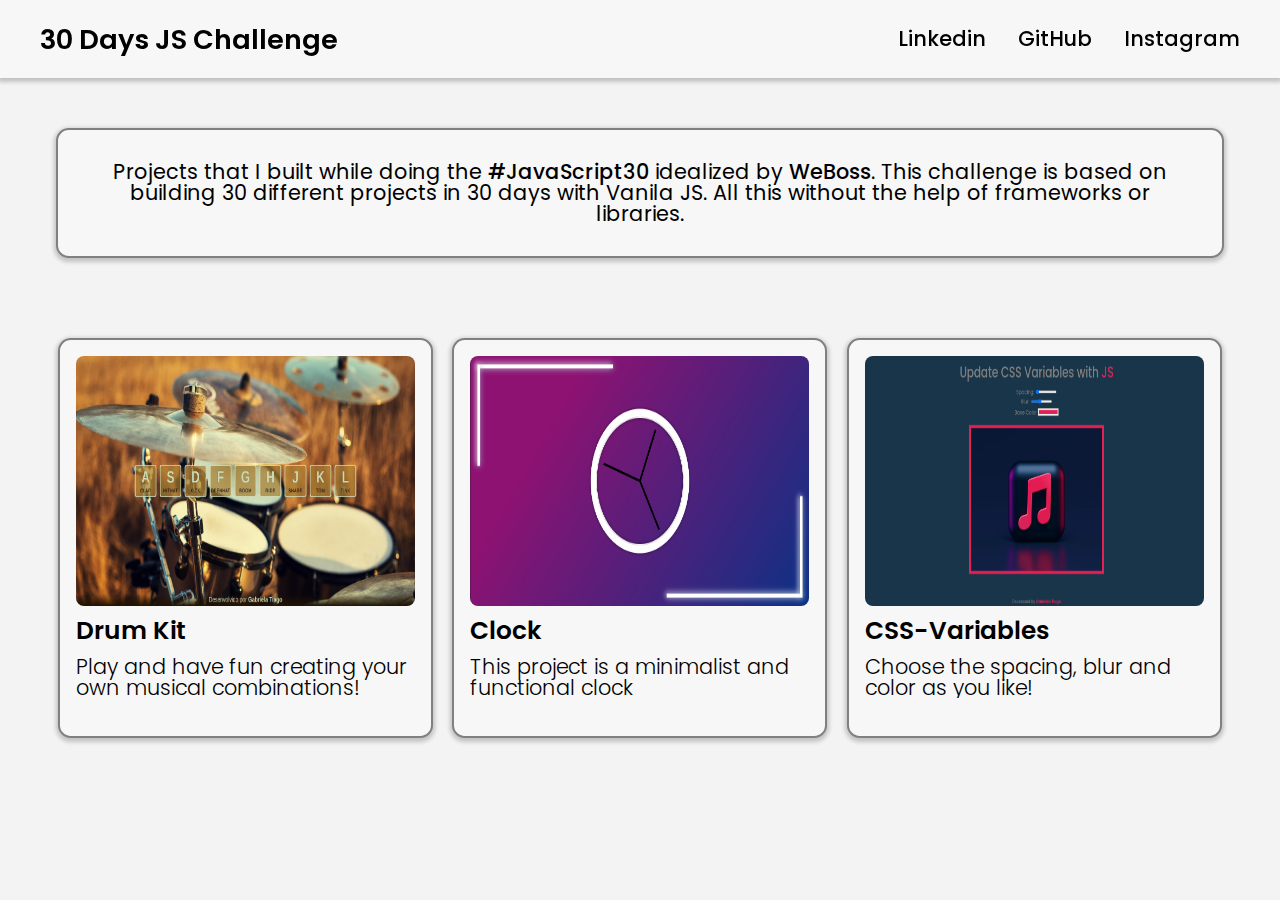
<file: index.html>
<!DOCTYPE html>
<html lang="en">
  <head>
    <meta charset="UTF-8" />
    <meta http-equiv="X-UA-Compatible" content="IE=edge" />
    <meta name="viewport" content="width=device-width, initial-scale=1.0" />
    <link rel="stylesheet" href="./src/css/reset.css" />
    <link rel="stylesheet" href="./src/css/styles.css" />
    <title>30 Days JS Challenge</title>
  </head>
  <body>
    <header class="header">
      <div class="header-container">
        <h1 class="header-title">30 Days JS Challenge</h1>
        <div class="contact">
          <a href="https://www.linkedin.com/in/gabriela-tiago-de-araújo/"
            >Linkedin</a
          >
          <a href="https://github.com/GabrielaTiago">GitHub</a>
          <a href="https://www.instagram.com/gabstiago/?r=nametag">Instagram</a>
        </div>
      </div>
    </header>
    <main class="main-container">
      <p class="description">
        Projects that I built while doing the
        <a href="https://javascript30.com">#JavaScript30</a> idealized by
        <a href="https://wesbos.com">WeBoss</a>. This challenge is based on
        building 30 different projects in 30 days with Vanila JS. All this
        without the help of frameworks or libraries.
      </p>
      <div class="projects">
        <div class="project-box">
          <a href="/DrumKit/index.html" rel="nofollow" target="_blank">
            <div class="project">
              <img class="project-img" src="./src/assets/images/1-dk-desktop.png" alt="Drum Kit Cover"/>
              <h3 class="project-title">Drum Kit</h3>
              <p class="project-description">
                Play and have fun creating your own musical combinations!
              </p>
            </div>
          </a>
        </div>
        <div class="project-box">
          <a href="/Clock/index.html" rel="nofollow" target="_blank">
            <div class="project">
              <img
                class="project-img"
                src="./src/assets/images/2-cl-desktop.png"
                alt="Clock Cover"
              />
              <h3 class="project-title">Clock</h3>
              <p class="project-description">
                This project is a minimalist and functional clock
              </p>
            </div>
          </a>
        </div>
        <div class="project-box">
          <a href="/CSS-Variables/index.html" rel="nofollow" target="_blank">
            <div class="project">
              <img
                class="project-img"
                src="./src/assets/images/3-cs-desktop.png"
                alt="CSS-Variables Cover"
              />
              <h3 class="project-title">CSS-Variables</h3>
              <p class="project-description">
                Choose the spacing, blur and color as you like!
              </p>
            </div>
          </a>
        </div>
      </div>
    </main>
  </body>
</html>
</file>
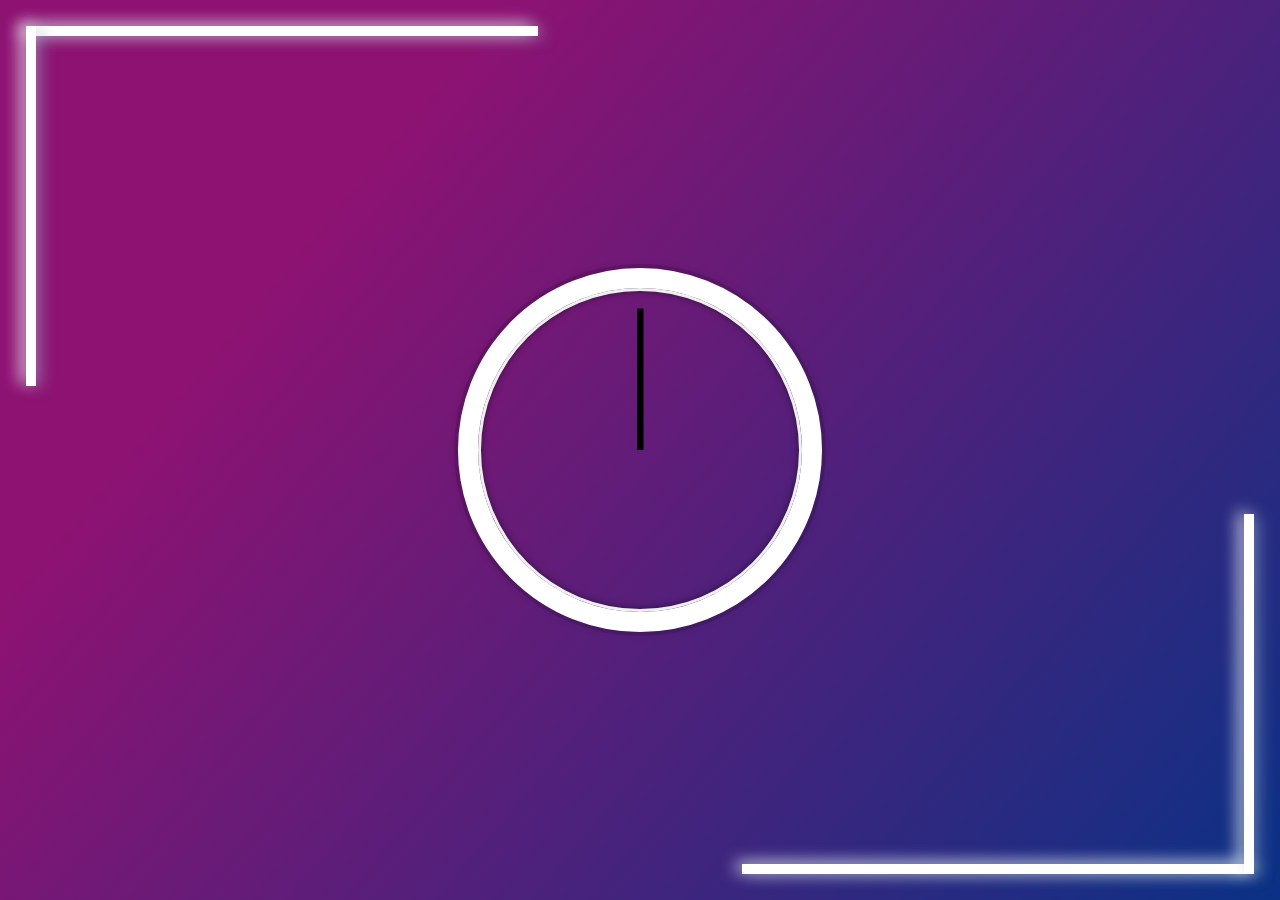
<file: Clock/index.html>
<!DOCTYPE html>
<html lang="pt-BR">
  <head>
    <meta charset="UTF-8" />
    <meta http-equiv="X-UA-Compatible" content="IE=edge" />
    <meta name="viewport" content="width=device-width, initial-scale=1.0" />
    <link rel="stylesheet" href="./css/reset.css" />
    <link rel="stylesheet" href="./css/styles.css" />
    <title>Clock</title>
  </head>
  <body>
    <div class="neon-light width top">oi</div>
    <div class="neon-light height top">oi</div>
    <div class="clock">
      <div class="clock-face">
        <div class="hand hour-hand"></div>
        <div class="hand min-hand"></div>
        <div class="hand second-hand"></div>
      </div>
    </div>
    <div class="neon-light width bottom">oi</div>
    <div class="neon-light height bottom">oi</div>
    <script src="./js/scripts.js"></script>
  </body>
</html>
</file>
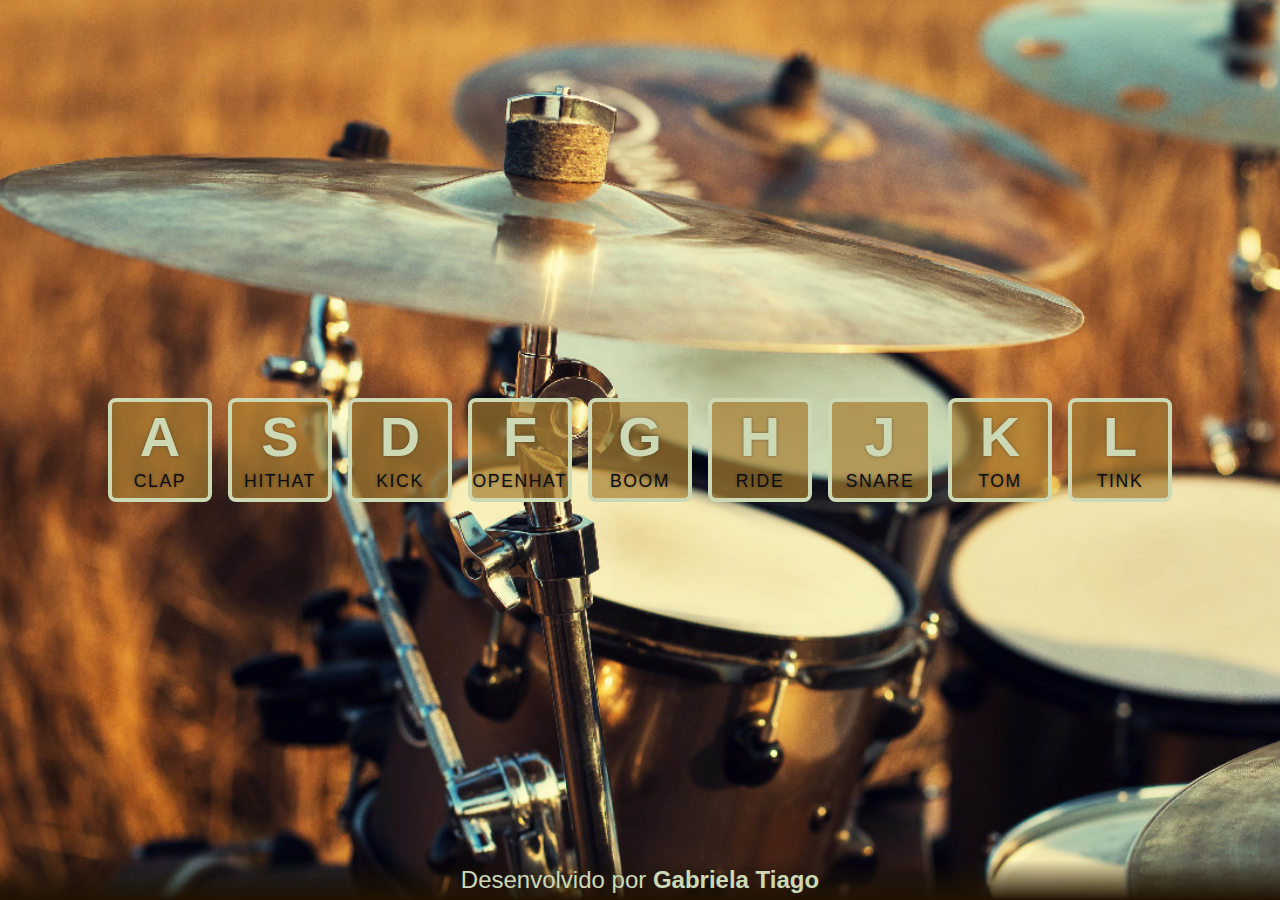
<file: Drum Kit/index.html>
<!DOCTYPE html>
<html lang="pt-BR">
  <head>
    <meta charset="UTF-8" />
    <meta http-equiv="X-UA-Compatible" content="IE=edge" />
    <meta name="viewport" content="width=device-width, initial-scale=1.0" />
    <link rel="stylesheet" href="./css/reset.css" />
    <link rel="stylesheet" href="./css/styles.css" />
    <title>Drum Kit</title>
  </head>
  <body>
    <div class="background">
      <div class="keys">
        <div class="key" data-key="65">
          <kbd>A</kbd>
          <span class="sound">clap</span>
        </div>
        <div class="key" data-key="83">
          <kbd>S</kbd>
          <span class="sound">hithat</span>
        </div>
        <div class="key" data-key="68">
          <kbd>D</kbd>
          <span class="sound">kick</span>
        </div>
        <div class="key" data-key="70">
          <kbd>F</kbd>
          <span class="sound">openhat</span>
        </div>
        <div class="key" data-key="71">
          <kbd>G</kbd>
          <span class="sound">boom</span>
        </div>
        <div class="key" data-key="72">
          <kbd>H</kbd>
          <span class="sound">ride</span>
        </div>
        <div class="key" data-key="74">
          <kbd>J</kbd>
          <span class="sound">snare</span>
        </div>
        <div class="key" data-key="75">
          <kbd>K</kbd>
          <span class="sound">tom</span>
        </div>
        <div class="key" data-key="76">
          <kbd>L</kbd>
          <span class="sound">tink</span>
        </div>
      </div>
    </div>
    <footer>Desenvolvido por
      <a class="github" href="https://github.com/GabrielaTiago"
        >Gabriela Tiago</a
      >
    </footer>

    <audio data-key="65" src="./assets/audio/clap.wav"></audio>
    <audio data-key="83" src="./assets/audio/hihat.wav"></audio>
    <audio data-key="68" src="./assets/audio/kick.wav"></audio>
    <audio data-key="70" src="./assets/audio/openhat.wav"></audio>
    <audio data-key="71" src="./assets/audio/boom.wav"></audio>
    <audio data-key="72" src="./assets/audio/ride.wav"></audio>
    <audio data-key="74" src="./assets/audio/snare.wav"></audio>
    <audio data-key="75" src="./assets/audio/tom.wav"></audio>
    <audio data-key="76" src="./assets/audio/tink.wav"></audio>

    <script src="./js/scripts.js"></script>
  </body>
</html>
</file>
<file: src/css/styles.css>
@import url("https://fonts.googleapis.com/css2?family=Poppins:ital,wght@0,300;0,400;0,500;0,600;0,700;1,300;1,400;1,500;1,600;1,700&display=swap");

* {
  box-sizing: border-box;
}

body {
  width: 100vw;
  height: 100vh;

  overflow-x: hidden;

  font-family: "Poppins", sans-serif;
  font-size: 1.3rem;
  font-weight: 400;

  background-color: #f3f3f3;
}

body,
main {
  display: flex;
  flex-direction: column;
  align-items: center;
}

a {
  color: black;
  font-weight: 500;
}

header {
  width: 100%;
  min-height: 4rem;
  padding: 2% 2%;

  display: flex;
  align-items: center;
  justify-content: center;

  position: fixed;
  top: 0;
  left: 0;
  z-index: 1;

  box-shadow: 0rem 0.125rem 0.25rem 0.125rem rgba(0, 0, 0, 0.2);

  background-color: #f7f7f7;
}

.header-container {
  width: 100%;
  max-width: 75rem;

  display: flex;
  align-items: center;
  justify-content: space-between;
}

.header-title {
  font-size: 1.7rem;
  font-weight: 600;
}

.contact {
  display: flex;
  flex-direction: row;
  gap: 2rem;
}

main {
  width: 100%;
  max-width: 75rem;
  padding: 8rem 1rem 2rem 1rem;
}

.description {
  width: 100%;
  padding: 2rem;
  text-align: center;
}

.description,
.project-box {
  background-color: #f7f7f7;
  border: 0.125rem solid #808080;
  border-radius: 0.8rem;
  box-shadow: 0rem 0.125rem 0.25rem 0.125rem rgba(0, 0, 0, 0.2);
}

.projects {
  width: 100%;
  height: 100%;
  margin-top: 5rem;

  display: flex;
  justify-content: space-around;
  flex-wrap: wrap;
  gap: 2rem 1rem;
}

.project-box {
  min-width: 250px;
  max-width: 375px;
  height: 400px;
  padding: 1rem;
}

.project-box:hover {
  transform: scale(1.05);
  box-shadow: 0rem 0.125rem 1rem 0.125rem rgba(0, 0, 0, 0.4);
}

.project {
  display: flex;
  flex-direction: column;
  gap: 0.8rem;
}

.project-img {
  width: 100%;
  height: 250px;
  border-radius: 0.5rem;
}

.project-title {
  font-size: 1.55rem;
  font-weight: 600;
}

.project-description {
  max-height: 82px;
  display: -webkit-box;
  font-weight: 300;
  -webkit-line-clamp: 3;
  -webkit-box-orient: vertical;
  overflow: hidden;
  text-overflow: ellipsis;
}
</file>
<file: Clock/css/styles.css>
* {
  box-sizing: border-box;
}

html {
  width: 100vw;
  height: 100vh;
  /* background-image: url("../assets/images/background.jpg");
  background-size: cover;
  background-position: center;
  background-repeat: no-repeat; */

  background-image: linear-gradient(310deg, #0a3185 0%, #8d1272 75%);
  font-family: "helvetica neue";
  text-align: center;
  font-size: 0.65rem;
  overflow: hidden;
}

body {
  width: 100%;
  height: 100%;
  font-size: 2rem;
  display: flex;
  flex: 1;
  align-items: center;
  justify-content: center;
  flex-direction: column;
}

.clock {
  width: 35rem;
  height: 35rem;
  border: 20px solid white;
  border-radius: 50%;
  margin: 50px auto;
  position: relative;
  padding: 2rem;
  box-shadow: 0 0 0 4px rgba(0, 0, 0, 0.1), inset 0 0 0 3px #efefef,
    inset 0 0 10px black, 0 0 10px rgba(0, 0, 0, 0.2);
}

.clock-face {
  position: relative;
  width: 100%;
  height: 100%;
  transform: translateY(-3px); /* account for the height of the clock hands */
}

.hand {
  width: 50%;
  height: 6px;
  background: black;
  position: absolute;
  top: 50%;
  transform-origin: 100%;
  transform: rotate(90deg);
  transition: all 0.05s;
  transition-timing-function: cubic-bezier(0.49, 3.35, 0.58, 1);
}

.neon-light {
  margin: 2.5rem;
  position: fixed;
  color: transparent;
  box-shadow: rgba(136, 165, 191, 0.48) 6px 2px 16px 0px,
    rgba(255, 255, 255, 0.8) -6px -2px 16px 0px;
  background-color: white;
}

.top {
  top: 0;
  left: 0;
}

.bottom {
  bottom: 0;
  right: 0;
}

.width {
  width: 100%;
  height: 1rem;
  max-width: 40%;
}

.height {
  width: 1rem;
  height: 100%;
  max-height: 40%;
}

@media (max-width: 550px) {
  .clock {
    width: 28rem;
    height: 28rem;
  }
}

@media (max-width: 410px) {
  .clock {
    width: 23rem;
    height: 23rem;
    border: 17px solid white;
  }
}
</file>
<file: Drum Kit/css/styles.css>
body {
  width: 100vw;
  height: 100vh;
    
  display: flex;
  flex-direction: column;
  justify-content: center;
  align-items: center;
  align-items: center;

  background: url(../assets/images/drum.jpeg);
  background-size: cover;
  background-repeat: no-repeat;

  font-family: sans-serif;
  text-shadow: 0 0 0.2rem #2b2b2a7d;
  overflow-x: hidden;
  overflow-y: hidden;
}

.backgroung {
    margin-bottom: 56px;
}

.keys {
    display: flex;
    justify-content: center;
    align-items: center;
    flex-wrap: wrap;
    gap: 1rem;
}

.key {
    width: 6rem;
    height: 6rem;

    display: flex;
    flex-direction: column;
    justify-content: center;
    align-items: center;
    gap: 0.5rem;

    border: .3rem solid#CDD9B4;
    border-radius: .5rem;
    background: rgba(166, 126, 48, 0.7);
    cursor: pointer;
    transition: all .07s ease;
    
}

.key:hover{
    background: rgba(166, 126, 48, 0.9);
}

kbd{
    font-weight: 700;
    font-size: 3.5rem;
    color: rgb(205, 217, 180);
}

kbd:hover{
    transform: scale(1.1);
}

.sound {
    color: rgb(14, 13, 13);
    font-size: 1.1rem;
    letter-spacing: .1rem;
    text-transform: uppercase;
}

.playing {
    transform: scale(1.1);
    box-shadow: 0  0 2.5rem 0.1rem rgb(205, 217, 180);
}

footer {
    width: 100vw;
    text-align: center;
    padding: 0.5rem;
    background-image: linear-gradient(to top, rgb(33, 19, 3), transparent);
    position: absolute;
    bottom: 0;
    font-size: 1.5rem;
    color: rgb(205, 217, 180);
}

a {
    color: rgb(205, 217, 180);
    font-weight: 700;
    text-decoration: none;
    outline: none;
}
</file>
